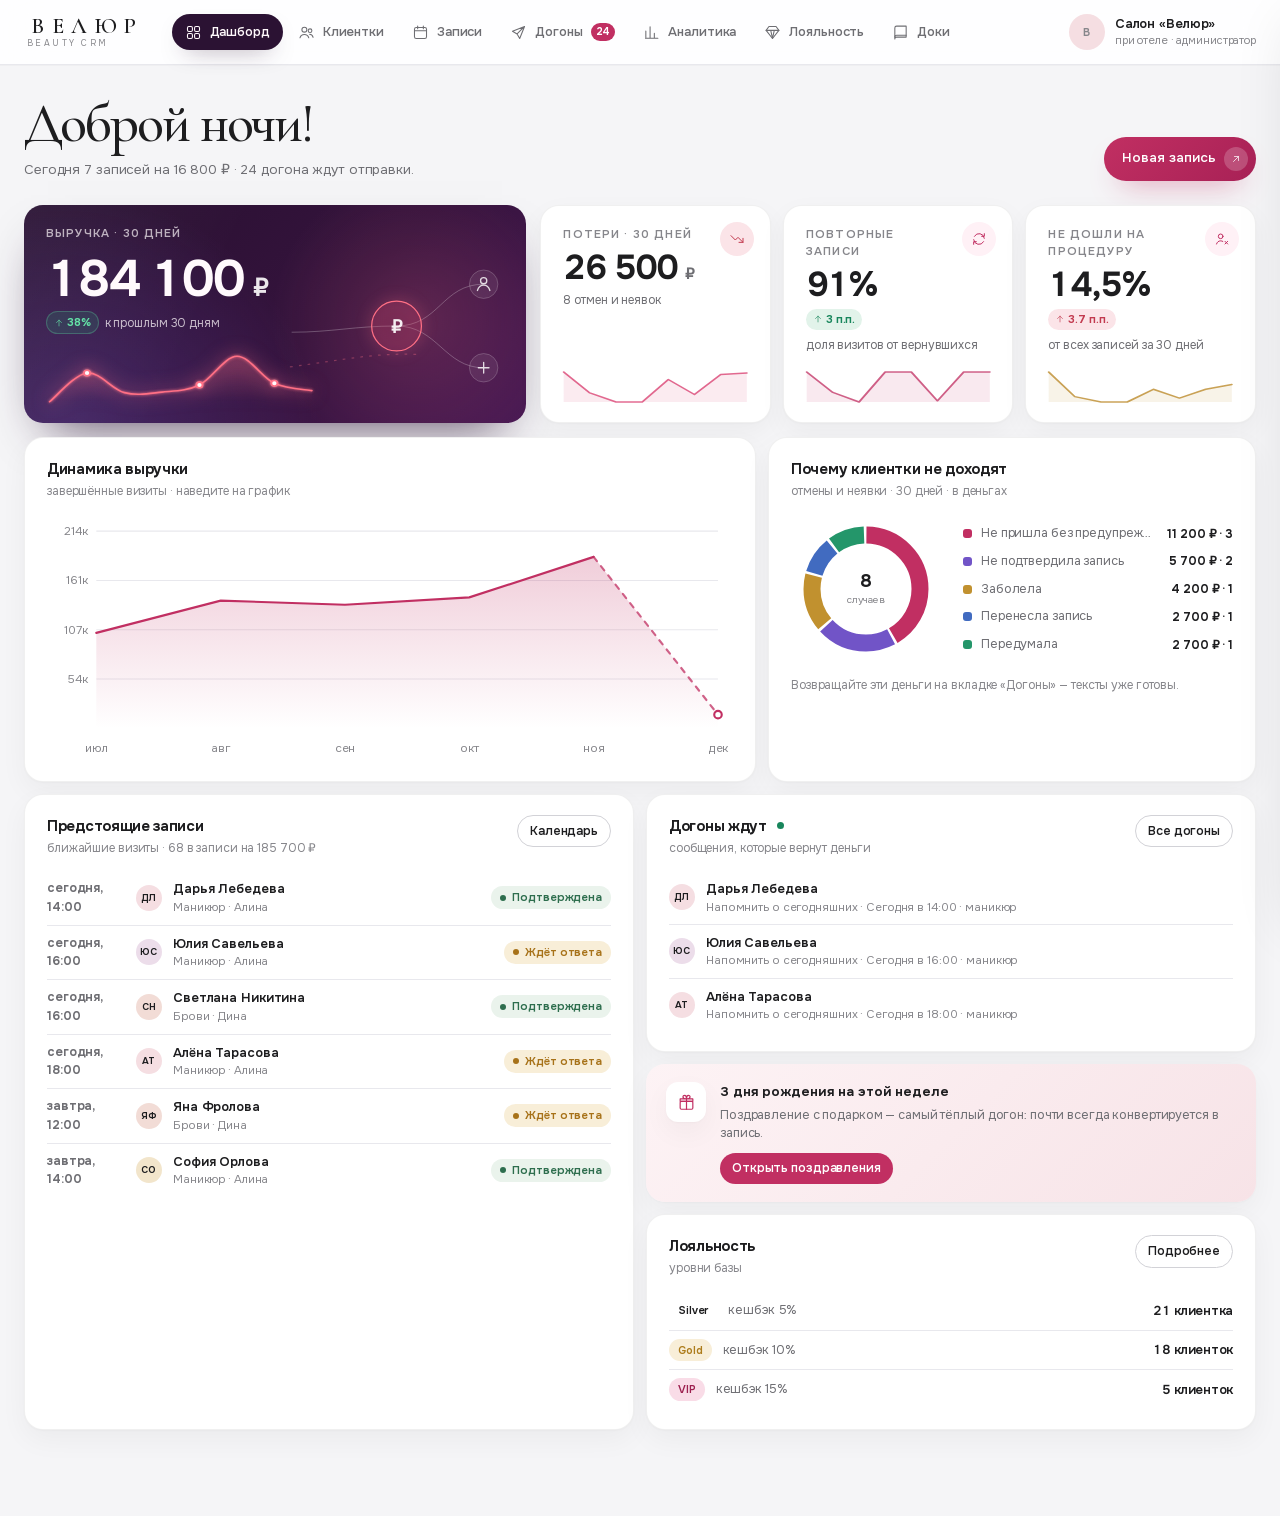
<file: index.html>
<!DOCTYPE html>
<html lang="ru">
<head>
  <meta charset="UTF-8">
  <meta name="viewport" content="width=device-width, initial-scale=1.0, viewport-fit=cover">
  <meta name="theme-color" content="#F7F5FA">
  <title>ВЕЛЮР — CRM для бьюти-мастеров</title>
  <meta name="description" content="ВЕЛЮР — CRM для салонов и бьюти-мастеров: база клиенток, календарь записей, догоны, аналитика денег и потерь, лояльность.">
  <meta property="og:title" content="ВЕЛЮР — CRM для бьюти-мастеров">
  <meta property="og:description" content="База клиенток, календарь, догоны, аналитика потерь и лояльность — в одном светлом интерфейсе.">
  <link rel="icon" href="data:image/svg+xml,%3Csvg xmlns='http://www.w3.org/2000/svg' viewBox='0 0 64 64'%3E%3Crect width='64' height='64' rx='14' fill='%232B1233'/%3E%3Ctext x='32' y='45' font-family='Georgia,serif' font-size='36' fill='%23FFF9FC' text-anchor='middle'%3EВ%3C/text%3E%3C/svg%3E">
  <link rel="stylesheet" href="styles.css?v=20260715-6">
</head>
<body>
  <header class="topbar">
    <div class="topbar-in">
      <a class="brand" href="#/dashboard">
        <span class="brand-word">ВЕЛЮР</span>
        <span class="brand-sub">beauty crm</span>
      </a>

      <nav class="nav" id="top-nav" aria-label="Основная навигация">
        <a class="nav-item" data-route href="#/dashboard">
          <svg viewBox="0 0 24 24" fill="none" stroke="currentColor" stroke-width="1.5" stroke-linecap="round" stroke-linejoin="round"><rect x="3.5" y="3.5" width="7" height="7" rx="2"/><rect x="13.5" y="3.5" width="7" height="7" rx="2"/><rect x="3.5" y="13.5" width="7" height="7" rx="2"/><rect x="13.5" y="13.5" width="7" height="7" rx="2"/></svg>
          <span class="nav-label">Дашборд</span>
        </a>
        <a class="nav-item" data-route href="#/clients">
          <svg viewBox="0 0 24 24" fill="none" stroke="currentColor" stroke-width="1.5" stroke-linecap="round" stroke-linejoin="round"><circle cx="9" cy="8" r="3.5"/><path d="M2.8 19.5c.8-3 3.2-4.7 6.2-4.7s5.4 1.7 6.2 4.7"/><circle cx="17" cy="9.5" r="2.6"/><path d="M16.4 14.6c2.6.2 4.3 1.7 4.9 4.2"/></svg>
          <span class="nav-label">Клиентки</span>
        </a>
        <a class="nav-item" data-route href="#/calendar">
          <svg viewBox="0 0 24 24" fill="none" stroke="currentColor" stroke-width="1.5" stroke-linecap="round" stroke-linejoin="round"><rect x="3.5" y="5" width="17" height="15.5" rx="2.5"/><path d="M3.5 9.5h17M8 2.8v4M16 2.8v4"/></svg>
          <span class="nav-label">Записи</span>
        </a>
        <a class="nav-item" data-route href="#/retention">
          <svg viewBox="0 0 24 24" fill="none" stroke="currentColor" stroke-width="1.5" stroke-linecap="round" stroke-linejoin="round"><path d="M20.5 3.5 10 14M20.5 3.5l-6.8 17-3.7-6.5-6.5-3.7z"/></svg>
          <span class="nav-label">Догоны</span>
          <span class="nav-count" id="ret-count">0</span>
        </a>
        <a class="nav-item" data-route href="#/analytics">
          <svg viewBox="0 0 24 24" fill="none" stroke="currentColor" stroke-width="1.5" stroke-linecap="round" stroke-linejoin="round"><path d="M4 20V10M10 20V4M16 20v-7M21 20H3.5"/></svg>
          <span class="nav-label">Аналитика</span>
        </a>
        <a class="nav-item" data-route href="#/loyalty">
          <svg viewBox="0 0 24 24" fill="none" stroke="currentColor" stroke-width="1.5" stroke-linecap="round" stroke-linejoin="round"><path d="M7 3.5h10l4 5.5-9 11.5L3 9z"/><path d="M3 9h18M9.5 9 12 20.2 14.5 9"/></svg>
          <span class="nav-label">Лояльность</span>
        </a>
        <a class="nav-item" href="docs.html" title="Документация">
          <svg viewBox="0 0 24 24" fill="none" stroke="currentColor" stroke-width="1.5" stroke-linecap="round" stroke-linejoin="round"><path d="M4 5.5A2.5 2.5 0 0 1 6.5 3H20v15.5H6.5A2.5 2.5 0 0 0 4 21z"/><path d="M4 18.5A2.5 2.5 0 0 1 6.5 16H20"/></svg>
          <span class="nav-label">Доки</span>
        </a>
      </nav>

      <div class="profile">
        <span class="ava a0">В</span>
        <div>
          <b>Салон «Велюр»</b>
          <span>при отеле · администратор</span>
        </div>
      </div>
    </div>
  </header>

  <main class="main" id="view"></main>

  <nav class="bottom-nav" id="bottom-nav" aria-label="Основная навигация на мобильных">
    <a class="nav-item" data-route href="#/dashboard">
      <svg viewBox="0 0 24 24" fill="none" stroke="currentColor" stroke-width="1.5" stroke-linecap="round" stroke-linejoin="round"><rect x="3.5" y="3.5" width="7" height="7" rx="2"/><rect x="13.5" y="3.5" width="7" height="7" rx="2"/><rect x="3.5" y="13.5" width="7" height="7" rx="2"/><rect x="13.5" y="13.5" width="7" height="7" rx="2"/></svg>
      Дашборд
    </a>
    <a class="nav-item" data-route href="#/clients">
      <svg viewBox="0 0 24 24" fill="none" stroke="currentColor" stroke-width="1.5" stroke-linecap="round" stroke-linejoin="round"><circle cx="9" cy="8" r="3.5"/><path d="M2.8 19.5c.8-3 3.2-4.7 6.2-4.7s5.4 1.7 6.2 4.7"/><circle cx="17" cy="9.5" r="2.6"/><path d="M16.4 14.6c2.6.2 4.3 1.7 4.9 4.2"/></svg>
      Клиентки
    </a>
    <a class="nav-item" data-route href="#/calendar">
      <svg viewBox="0 0 24 24" fill="none" stroke="currentColor" stroke-width="1.5" stroke-linecap="round" stroke-linejoin="round"><rect x="3.5" y="5" width="17" height="15.5" rx="2.5"/><path d="M3.5 9.5h17M8 2.8v4M16 2.8v4"/></svg>
      Записи
    </a>
    <a class="nav-item" data-route href="#/retention">
      <svg viewBox="0 0 24 24" fill="none" stroke="currentColor" stroke-width="1.5" stroke-linecap="round" stroke-linejoin="round"><path d="M20.5 3.5 10 14M20.5 3.5l-6.8 17-3.7-6.5-6.5-3.7z"/></svg>
      Догоны
      <span class="nav-count" id="ret-count-m">0</span>
    </a>
    <a class="nav-item" data-route href="#/analytics">
      <svg viewBox="0 0 24 24" fill="none" stroke="currentColor" stroke-width="1.5" stroke-linecap="round" stroke-linejoin="round"><path d="M4 20V10M10 20V4M16 20v-7M21 20H3.5"/></svg>
      Аналитика
    </a>
    <a class="nav-item" data-route href="#/loyalty">
      <svg viewBox="0 0 24 24" fill="none" stroke="currentColor" stroke-width="1.5" stroke-linecap="round" stroke-linejoin="round"><path d="M7 3.5h10l4 5.5-9 11.5L3 9z"/><path d="M3 9h18M9.5 9 12 20.2 14.5 9"/></svg>
      Лояльность
    </a>
  </nav>

  <div class="sheet-veil" id="sheet-veil"></div>
  <aside class="sheet" id="sheet" aria-label="Карточка клиентки"></aside>

  <div class="modal-veil" id="modal-veil"></div>
  <div class="toasts" id="toasts"></div>

  <script src="data.js?v=20260715-6"></script>
  <script src="app.js?v=20260715-6"></script>
</body>
</html>
</file>
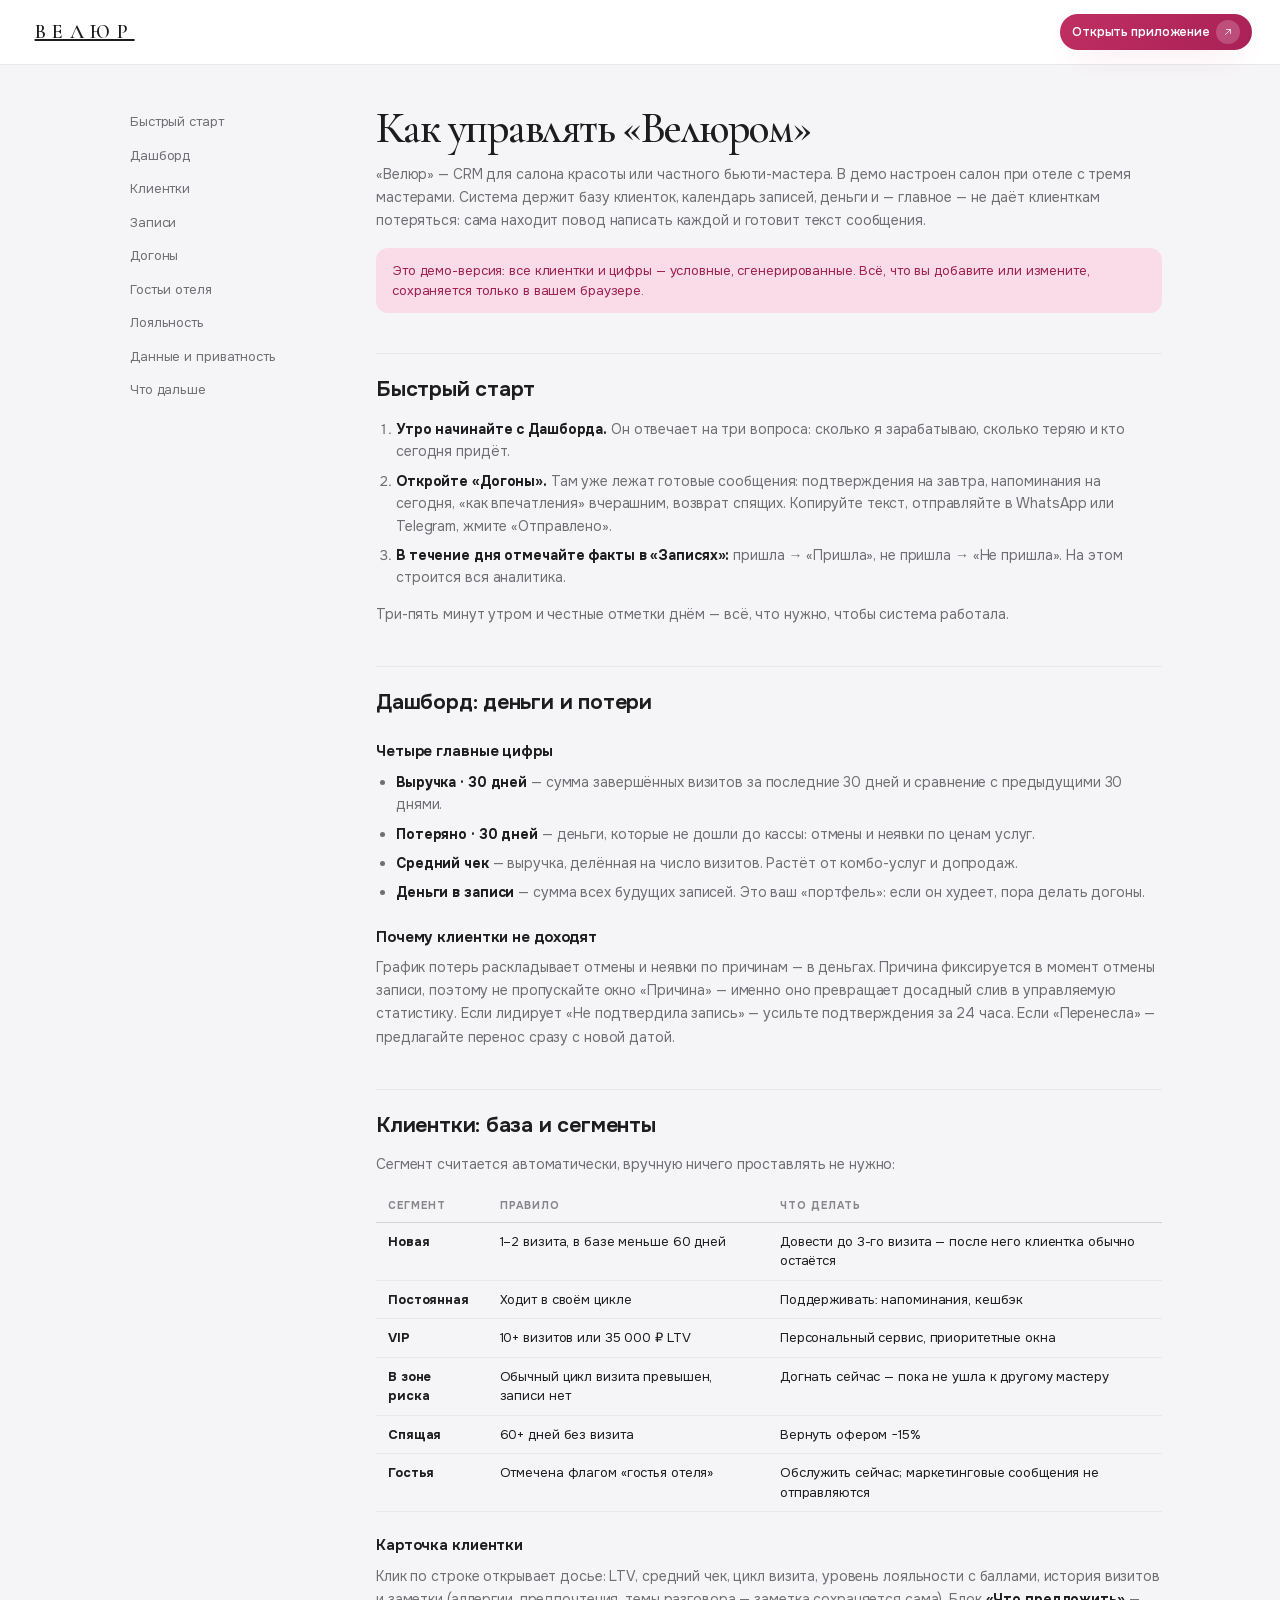
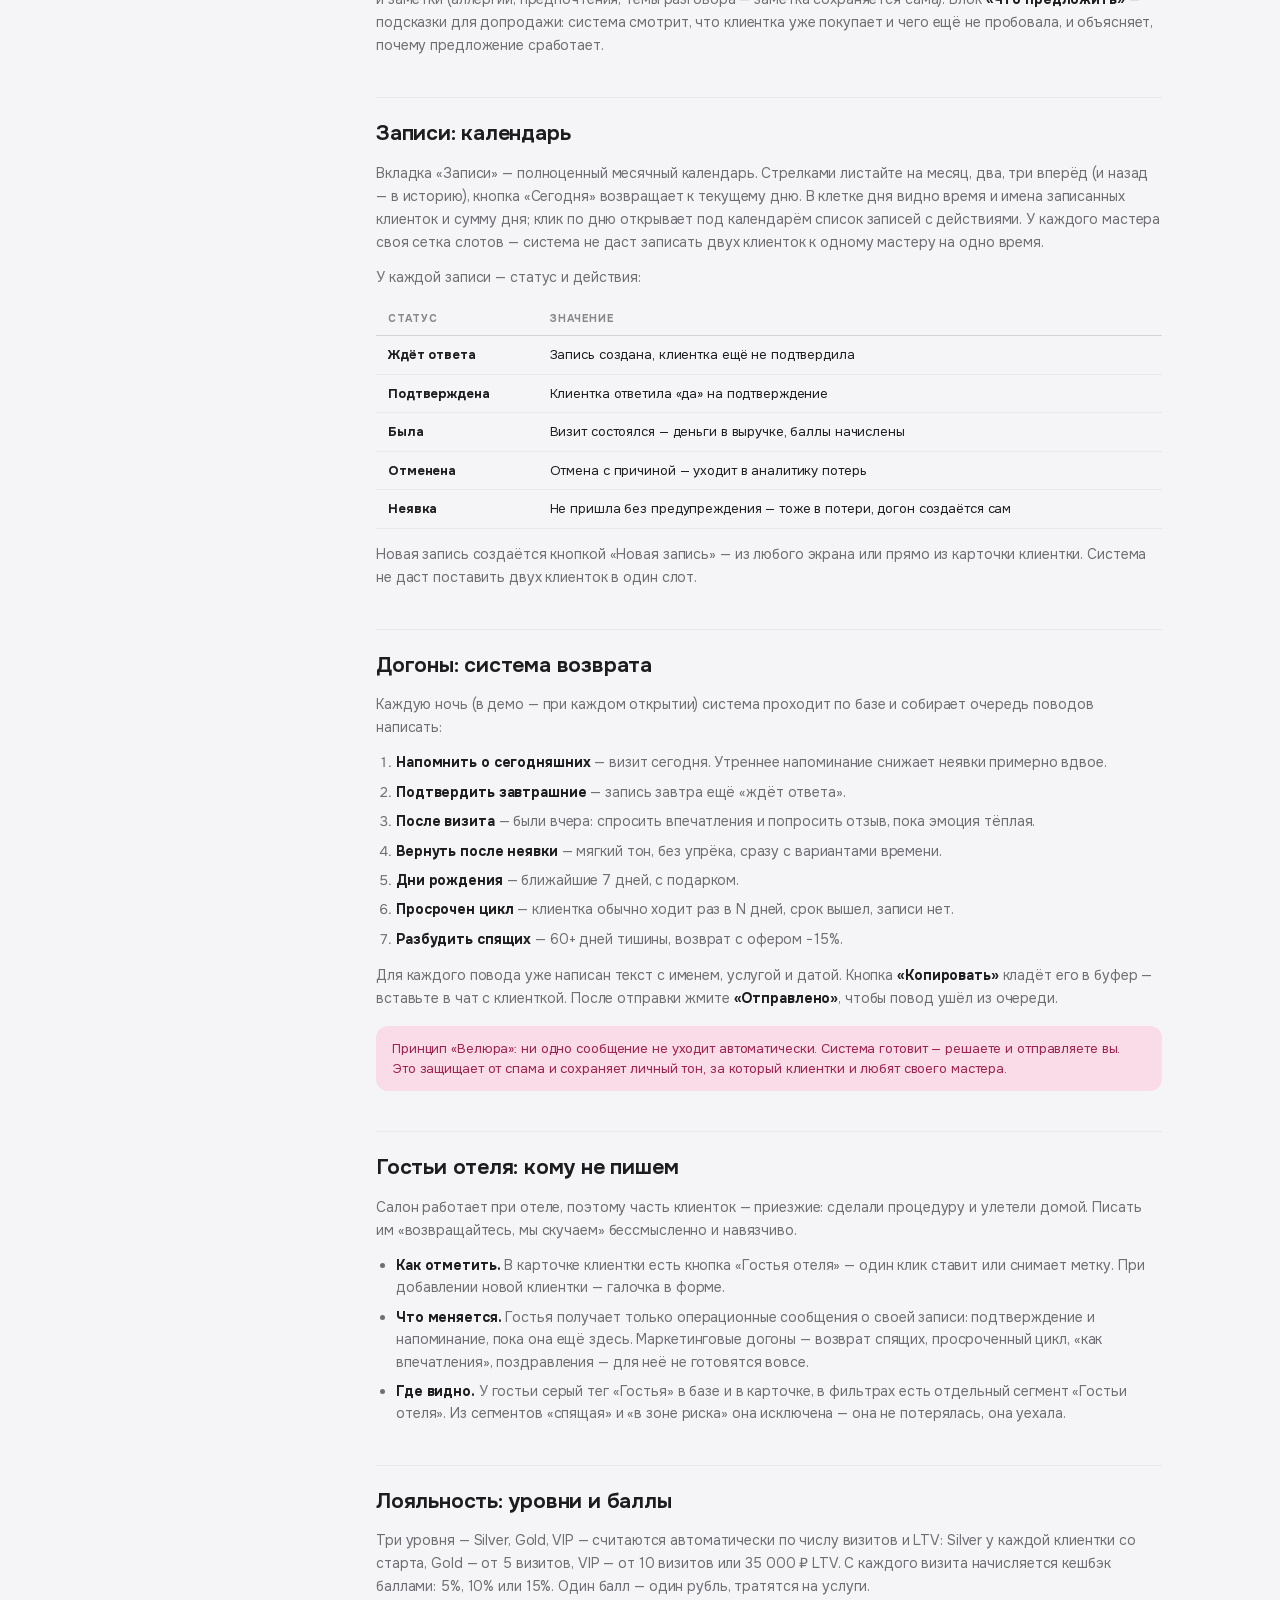
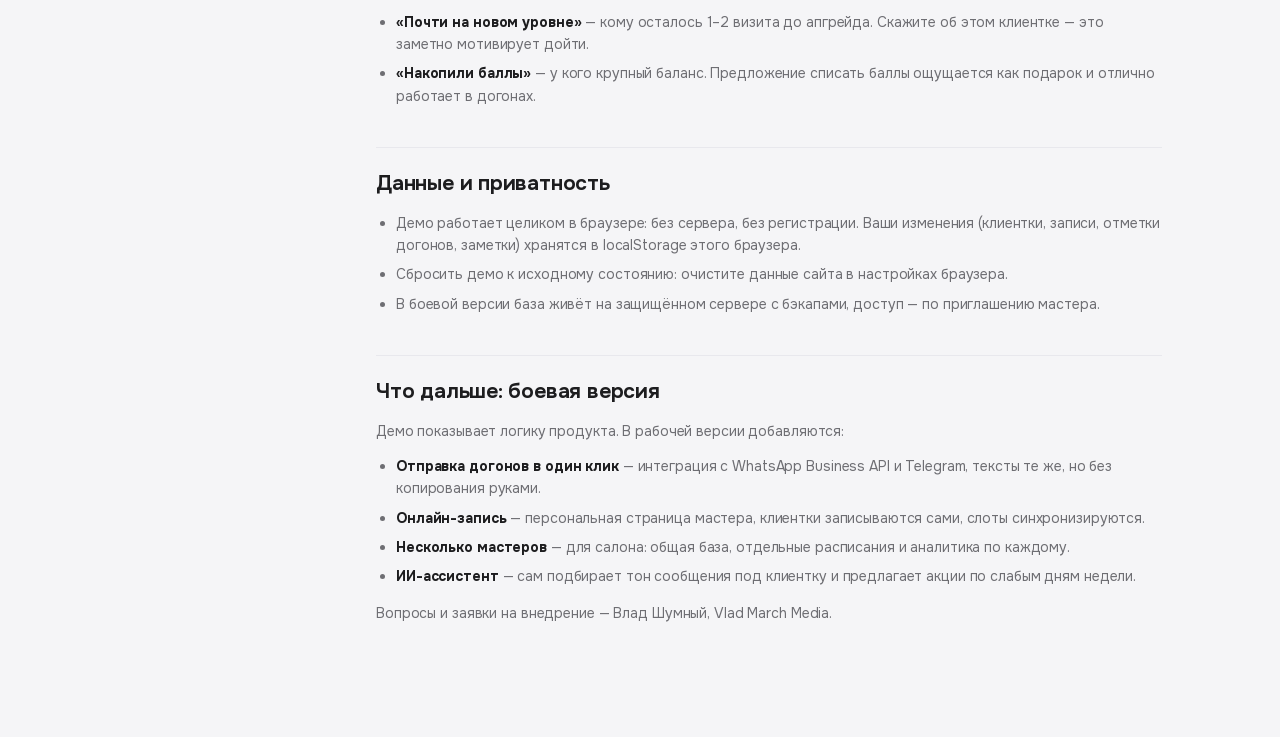
<file: docs.html>
<!DOCTYPE html>
<html lang="ru">
<head>
  <meta charset="UTF-8">
  <meta name="viewport" content="width=device-width, initial-scale=1.0">
  <title>Документация — ВЕЛЮР CRM</title>
  <meta name="description" content="Как управлять CRM «Велюр»: клиентки, записи, догоны, аналитика, лояльность.">
  <link rel="icon" href="data:image/svg+xml,%3Csvg xmlns='http://www.w3.org/2000/svg' viewBox='0 0 64 64'%3E%3Crect width='64' height='64' rx='14' fill='%232B1D12'/%3E%3Ctext x='32' y='45' font-family='Georgia,serif' font-size='36' fill='%23FBF3EA' text-anchor='middle'%3EВ%3C/text%3E%3C/svg%3E">
  <link rel="stylesheet" href="styles.css?v=20260715-6">
</head>
<body>
  <div class="docs-topbar">
    <a class="brand-word" style="font-size:20px;" href="index.html">ВЕЛЮР</a>
    <a class="btn btn-primary btn-sm" href="index.html">Открыть приложение <span class="btn-orb"><svg viewBox="0 0 24 24" fill="none" stroke="currentColor" stroke-width="1.5" stroke-linecap="round" stroke-linejoin="round"><path d="M7 17 17 7M9 7h8v8"/></svg></span></a>
  </div>

  <div class="docs-shell">
    <nav class="docs-toc">
      <a href="#start">Быстрый старт</a>
      <a href="#dashboard">Дашборд</a>
      <a href="#clients">Клиентки</a>
      <a href="#schedule">Записи</a>
      <a href="#retention">Догоны</a>
      <a href="#tourists">Гостьи отеля</a>
      <a href="#loyalty">Лояльность</a>
      <a href="#data">Данные и приватность</a>
      <a href="#next">Что дальше</a>
    </nav>

    <article class="docs-body">
      <h1>Как управлять «Велюром»</h1>
      <p>«Велюр» — CRM для салона красоты или частного бьюти-мастера. В демо настроен салон при отеле с тремя мастерами. Система держит базу клиенток, календарь записей, деньги и — главное — не даёт клиенткам потеряться: сама находит повод написать каждой и готовит текст сообщения.</p>
      <div class="doc-note">Это демо-версия: все клиентки и цифры — условные, сгенерированные. Всё, что вы добавите или измените, сохраняется только в вашем браузере.</div>

      <h2 id="start">Быстрый старт</h2>
      <ol>
        <li><b>Утро начинайте с Дашборда.</b> Он отвечает на три вопроса: сколько я зарабатываю, сколько теряю и кто сегодня придёт.</li>
        <li><b>Откройте «Догоны».</b> Там уже лежат готовые сообщения: подтверждения на завтра, напоминания на сегодня, «как впечатления» вчерашним, возврат спящих. Копируйте текст, отправляйте в WhatsApp или Telegram, жмите «Отправлено».</li>
        <li><b>В течение дня отмечайте факты в «Записях»:</b> пришла → «Пришла», не пришла → «Не пришла». На этом строится вся аналитика.</li>
      </ol>
      <p>Три-пять минут утром и честные отметки днём — всё, что нужно, чтобы система работала.</p>

      <h2 id="dashboard">Дашборд: деньги и потери</h2>
      <h3>Четыре главные цифры</h3>
      <ul>
        <li><b>Выручка · 30 дней</b> — сумма завершённых визитов за последние 30 дней и сравнение с предыдущими 30 днями.</li>
        <li><b>Потеряно · 30 дней</b> — деньги, которые не дошли до кассы: отмены и неявки по ценам услуг.</li>
        <li><b>Средний чек</b> — выручка, делённая на число визитов. Растёт от комбо-услуг и допродаж.</li>
        <li><b>Деньги в записи</b> — сумма всех будущих записей. Это ваш «портфель»: если он худеет, пора делать догоны.</li>
      </ul>
      <h3>Почему клиентки не доходят</h3>
      <p>График потерь раскладывает отмены и неявки по причинам — в деньгах. Причина фиксируется в момент отмены записи, поэтому не пропускайте окно «Причина» — именно оно превращает досадный слив в управляемую статистику. Если лидирует «Не подтвердила запись» — усильте подтверждения за 24 часа. Если «Перенесла» — предлагайте перенос сразу с новой датой.</p>

      <h2 id="clients">Клиентки: база и сегменты</h2>
      <p>Сегмент считается автоматически, вручную ничего проставлять не нужно:</p>
      <table>
        <tr><th>Сегмент</th><th>Правило</th><th>Что делать</th></tr>
        <tr><td><b>Новая</b></td><td>1–2 визита, в базе меньше 60 дней</td><td>Довести до 3-го визита — после него клиентка обычно остаётся</td></tr>
        <tr><td><b>Постоянная</b></td><td>Ходит в своём цикле</td><td>Поддерживать: напоминания, кешбэк</td></tr>
        <tr><td><b>VIP</b></td><td>10+ визитов или 35 000 ₽ LTV</td><td>Персональный сервис, приоритетные окна</td></tr>
        <tr><td><b>В зоне риска</b></td><td>Обычный цикл визита превышен, записи нет</td><td>Догнать сейчас — пока не ушла к другому мастеру</td></tr>
        <tr><td><b>Спящая</b></td><td>60+ дней без визита</td><td>Вернуть офером −15%</td></tr>
        <tr><td><b>Гостья</b></td><td>Отмечена флагом «гостья отеля»</td><td>Обслужить сейчас; маркетинговые сообщения не отправляются</td></tr>
      </table>
      <h3>Карточка клиентки</h3>
      <p>Клик по строке открывает досье: LTV, средний чек, цикл визита, уровень лояльности с баллами, история визитов и заметки (аллергии, предпочтения, темы разговора — заметка сохраняется сама). Блок <b>«Что предложить»</b> — подсказки для допродажи: система смотрит, что клиентка уже покупает и чего ещё не пробовала, и объясняет, почему предложение сработает.</p>

      <h2 id="schedule">Записи: календарь</h2>
      <p>Вкладка «Записи» — полноценный месячный календарь. Стрелками листайте на месяц, два, три вперёд (и назад — в историю), кнопка «Сегодня» возвращает к текущему дню. В клетке дня видно время и имена записанных клиенток и сумму дня; клик по дню открывает под календарём список записей с действиями. У каждого мастера своя сетка слотов — система не даст записать двух клиенток к одному мастеру на одно время.</p>
      <p>У каждой записи — статус и действия:</p>
      <table>
        <tr><th>Статус</th><th>Значение</th></tr>
        <tr><td><b>Ждёт ответа</b></td><td>Запись создана, клиентка ещё не подтвердила</td></tr>
        <tr><td><b>Подтверждена</b></td><td>Клиентка ответила «да» на подтверждение</td></tr>
        <tr><td><b>Была</b></td><td>Визит состоялся — деньги в выручке, баллы начислены</td></tr>
        <tr><td><b>Отменена</b></td><td>Отмена с причиной — уходит в аналитику потерь</td></tr>
        <tr><td><b>Неявка</b></td><td>Не пришла без предупреждения — тоже в потери, догон создаётся сам</td></tr>
      </table>
      <p>Новая запись создаётся кнопкой «Новая запись» — из любого экрана или прямо из карточки клиентки. Система не даст поставить двух клиенток в один слот.</p>

      <h2 id="retention">Догоны: система возврата</h2>
      <p>Каждую ночь (в демо — при каждом открытии) система проходит по базе и собирает очередь поводов написать:</p>
      <ol>
        <li><b>Напомнить о сегодняшних</b> — визит сегодня. Утреннее напоминание снижает неявки примерно вдвое.</li>
        <li><b>Подтвердить завтрашние</b> — запись завтра ещё «ждёт ответа».</li>
        <li><b>После визита</b> — были вчера: спросить впечатления и попросить отзыв, пока эмоция тёплая.</li>
        <li><b>Вернуть после неявки</b> — мягкий тон, без упрёка, сразу с вариантами времени.</li>
        <li><b>Дни рождения</b> — ближайшие 7 дней, с подарком.</li>
        <li><b>Просрочен цикл</b> — клиентка обычно ходит раз в N дней, срок вышел, записи нет.</li>
        <li><b>Разбудить спящих</b> — 60+ дней тишины, возврат с офером −15%.</li>
      </ol>
      <p>Для каждого повода уже написан текст с именем, услугой и датой. Кнопка <b>«Копировать»</b> кладёт его в буфер — вставьте в чат с клиенткой. После отправки жмите <b>«Отправлено»</b>, чтобы повод ушёл из очереди.</p>
      <div class="doc-note">Принцип «Велюра»: ни одно сообщение не уходит автоматически. Система готовит — решаете и отправляете вы. Это защищает от спама и сохраняет личный тон, за который клиентки и любят своего мастера.</div>

      <h2 id="tourists">Гостьи отеля: кому не пишем</h2>
      <p>Салон работает при отеле, поэтому часть клиенток — приезжие: сделали процедуру и улетели домой. Писать им «возвращайтесь, мы скучаем» бессмысленно и навязчиво.</p>
      <ul>
        <li><b>Как отметить.</b> В карточке клиентки есть кнопка «Гостья отеля» — один клик ставит или снимает метку. При добавлении новой клиентки — галочка в форме.</li>
        <li><b>Что меняется.</b> Гостья получает только операционные сообщения о своей записи: подтверждение и напоминание, пока она ещё здесь. Маркетинговые догоны — возврат спящих, просроченный цикл, «как впечатления», поздравления — для неё не готовятся вовсе.</li>
        <li><b>Где видно.</b> У гостьи серый тег «Гостья» в базе и в карточке, в фильтрах есть отдельный сегмент «Гостьи отеля». Из сегментов «спящая» и «в зоне риска» она исключена — она не потерялась, она уехала.</li>
      </ul>

      <h2 id="loyalty">Лояльность: уровни и баллы</h2>
      <p>Три уровня — Silver, Gold, VIP — считаются автоматически по числу визитов и LTV: Silver у каждой клиентки со старта, Gold — от 5 визитов, VIP — от 10 визитов или 35 000 ₽ LTV. С каждого визита начисляется кешбэк баллами: 5%, 10% или 15%. Один балл — один рубль, тратятся на услуги.</p>
      <ul>
        <li><b>«Почти на новом уровне»</b> — кому осталось 1–2 визита до апгрейда. Скажите об этом клиентке — это заметно мотивирует дойти.</li>
        <li><b>«Накопили баллы»</b> — у кого крупный баланс. Предложение списать баллы ощущается как подарок и отлично работает в догонах.</li>
      </ul>

      <h2 id="data">Данные и приватность</h2>
      <ul>
        <li>Демо работает целиком в браузере: без сервера, без регистрации. Ваши изменения (клиентки, записи, отметки догонов, заметки) хранятся в localStorage этого браузера.</li>
        <li>Сбросить демо к исходному состоянию: очистите данные сайта в настройках браузера.</li>
        <li>В боевой версии база живёт на защищённом сервере с бэкапами, доступ — по приглашению мастера.</li>
      </ul>

      <h2 id="next">Что дальше: боевая версия</h2>
      <p>Демо показывает логику продукта. В рабочей версии добавляются:</p>
      <ul>
        <li><b>Отправка догонов в один клик</b> — интеграция с WhatsApp Business API и Telegram, тексты те же, но без копирования руками.</li>
        <li><b>Онлайн-запись</b> — персональная страница мастера, клиентки записываются сами, слоты синхронизируются.</li>
        <li><b>Несколько мастеров</b> — для салона: общая база, отдельные расписания и аналитика по каждому.</li>
        <li><b>ИИ-ассистент</b> — сам подбирает тон сообщения под клиентку и предлагает акции по слабым дням недели.</li>
      </ul>
      <p>Вопросы и заявки на внедрение — Влад Шумный, Vlad March Media.</p>
    </article>
  </div>
</body>
</html>
</file>
<file: styles.css>
/* ВЕЛЮР — дизайн-система v4.
   Светлая premium CRM: нейтральные поверхности, сливовый hero, ягодный акцент,
   Onest (UI) + Cormorant Garamond (display), сетка 8px. */

@import url('assets/fonts/fonts.css');

:root {
  /* Поверхности */
  --bg: #F5F5F7;
  --canvas: #FFFFFF;
  --wash: #FAFAFB;
  --fog: #F0F0F2;
  --ink: #1D1D1F;
  --ink-2: #6E6E73;
  --ink-3: #86868B;
  --hairline: #E8E8ED;
  --hairline-2: #D2D2D7;

  /* Акценты */
  --accent: #C12F62;
  --accent-deep: #9D204F;
  --accent-soft: #F9DCE7;
  --accent-wash: #FFF1F6;
  --plum: #2B1233;
  --plum-2: #4A1B54;
  --coral: #FF7085;
  --violet: #7154C7;
  --gold: #AD7C1C;
  --gold-soft: #F8EED8;
  --silver: #6C7382;
  --silver-soft: #F1F1F4;

  /* Статусы (зарезервированы, не для серий) */
  --good: #18865C;
  --good-soft: #E2F3EA;
  --warn: #A77219;
  --warn-soft: #F8EED8;
  --bad: #C23A4F;
  --bad-soft: #FBE4E8;
  --neutral-soft: #F2F2F4;

  /* Категориальная палитра графиков (валидирована: CVD/контраст) */
  --c1: #C12F62;
  --c2: #7154C7;
  --c3: #C1912F;
  --c4: #416BC0;
  --c5: #24966A;

  /* Тени */
  --shadow-card: 0 1px 2px rgba(0, 0, 0, 0.025), 0 10px 28px rgba(0, 0, 0, 0.045);
  --shadow-float: 0 2px 5px rgba(0, 0, 0, 0.035), 0 24px 56px rgba(0, 0, 0, 0.12);

  /* Радиусы */
  --r-card: 19px;
  --r-input: 12px;
  --r-chip: 999px;

  /* Шрифты */
  --font-ui: 'Onest', 'Inter', -apple-system, sans-serif;
  --font-display: 'Cormorant Garamond', 'Georgia', serif;
  --font-brand: 'Cormorant Garamond', 'Georgia', serif;
  --font-num: 'Onest', 'Inter', -apple-system, sans-serif;

  /* Motion */
  --dur-fast: 140ms;
  --dur-base: 240ms;
  --dur-slow: 520ms;
  --dur-cinematic: 800ms;
  --ease-standard: cubic-bezier(0.32, 0.72, 0, 1);
  --ease-out-soft: cubic-bezier(0.22, 0.61, 0.36, 1);
  --ease-spring: cubic-bezier(0.34, 1.4, 0.44, 1);
}

* { margin: 0; padding: 0; box-sizing: border-box; }
html { -webkit-text-size-adjust: 100%; }
body {
  font-family: var(--font-ui);
  font-size: 14px;
  line-height: 1.5;
  color: var(--ink);
  background: var(--bg);
  -webkit-font-smoothing: antialiased;
  letter-spacing: -0.008em;
}
body.sheet-open, body.modal-open { overflow: hidden; }
button { font: inherit; color: inherit; background: none; border: 0; cursor: pointer; }
input, select, textarea { font: inherit; color: inherit; }
a { color: inherit; }
::selection { background: var(--accent-soft); }
:focus-visible { outline: 2px solid var(--accent); outline-offset: 2px; border-radius: 8px; }
tr:focus-visible { outline-offset: -2px; }

.num { font-family: var(--font-num); font-variant-numeric: tabular-nums; letter-spacing: -0.02em; }

/* ==================== Топбар ==================== */
.topbar {
  position: sticky; top: 0; z-index: 60;
  background: rgba(255, 255, 255, 0.90);
  backdrop-filter: blur(18px);
  border-bottom: 1px solid var(--hairline);
  box-shadow: 0 1px 0 rgba(0, 0, 0, 0.025);
}
.topbar-in {
  max-width: 1440px; margin: 0 auto;
  display: flex; align-items: center; gap: 20px;
  min-height: 64px;
  padding: 9px 24px;
}
.brand { display: flex; flex-direction: column; line-height: 1; margin-right: 8px; text-decoration: none; }
.brand-word {
  font-family: var(--font-brand);
  font-size: 22px; font-weight: 600;
  letter-spacing: 0.33em; text-indent: 0.33em;
}
.brand-sub { font-size: 8.5px; letter-spacing: 0.30em; text-indent: 0.30em; text-transform: uppercase; color: var(--ink-3); margin-top: 3px; }

.nav { display: flex; gap: 2px; flex: 1; }
.nav-item {
  display: flex; align-items: center; gap: 8px;
  padding: 8px 13px;
  border-radius: 999px;
  font-size: 13px; font-weight: 540;
  color: var(--ink-2);
  text-decoration: none;
  position: relative;
  transition: background var(--dur-fast) var(--ease-standard), color var(--dur-fast) var(--ease-standard);
  white-space: nowrap;
}
.nav-item svg { width: 17px; height: 17px; flex: 0 0 auto; }
.nav-item:hover { background: var(--fog); color: var(--ink); }
.topbar .nav-item.active {
  background: var(--plum);
  color: #FFF9FC;
  box-shadow: 0 10px 24px -14px rgba(43, 18, 51, 0.72);
}
.nav-item .nav-count {
  font-size: 10.5px; font-weight: 650;
  min-width: 18px; height: 18px; padding: 0 5px;
  display: inline-flex; align-items: center; justify-content: center;
  border-radius: 999px;
  background: var(--accent); color: #fff;
  position: relative; overflow: hidden;
}
.nav-count::after {
  content: '';
  position: absolute; inset: 0;
  background: linear-gradient(115deg, transparent 30%, rgba(255,255,255,0.5) 50%, transparent 70%);
  transform: translateX(-110%);
  animation: sheen 5.5s var(--ease-standard) infinite;
}
@keyframes sheen { 0%, 62% { transform: translateX(-110%); } 82%, 100% { transform: translateX(110%); } }

.profile { display: flex; align-items: center; gap: 10px; }
.profile .ava { display: inline-flex; align-items: center; justify-content: center; line-height: 1; }
.profile b { display: block; font-size: 13px; font-weight: 600; line-height: 1.2; }
.profile span { display: block; font-size: 11px; color: var(--ink-3); }

/* ==================== Каркас ==================== */
.main { max-width: 1440px; margin: 0 auto; padding: 30px 24px 74px; }
.page-head { display: flex; align-items: flex-end; justify-content: space-between; gap: 18px; margin-bottom: 24px; }
.page-title {
  font-family: var(--font-display);
  font-size: 38px; font-weight: 540; letter-spacing: -0.035em; line-height: 1;
}
.page-kicker {
  font-size: 11px; letter-spacing: 0.16em; text-transform: uppercase;
  color: var(--accent); font-weight: 650;
  margin-bottom: 6px;
}
.page-sub { color: var(--ink-2); margin-top: 9px; font-size: 13.5px; max-width: 64ch; }
.head-actions { display: flex; gap: 10px; align-items: center; flex: 0 0 auto; }

/* ==================== Кнопки ==================== */
.btn {
  display: inline-flex; align-items: center; gap: 8px;
  padding: 9px 16px;
  border-radius: 999px;
  text-decoration: none;
  font-size: 13.5px; font-weight: 550;
  transition: transform var(--dur-fast) var(--ease-standard), background var(--dur-fast) var(--ease-standard),
              border-color var(--dur-fast) var(--ease-standard), box-shadow var(--dur-base) var(--ease-standard);
  white-space: nowrap;
}
.btn > svg { width: 15px; height: 15px; flex: 0 0 auto; }
.btn:active { transform: scale(0.97); }
.btn-primary {
  background: linear-gradient(135deg, var(--accent) 0%, #A82156 100%);
  color: #fff; padding: 10px 8px 10px 18px;
  box-shadow: 0 14px 30px -17px rgba(193, 47, 98, 0.9);
}
.btn-primary:hover { background: linear-gradient(135deg, #D13970, var(--accent-deep)); box-shadow: 0 18px 32px -16px rgba(193, 47, 98, 0.72); }
.btn-primary .btn-orb {
  width: 24px; height: 24px; border-radius: 50%;
  background: rgba(255, 255, 255, 0.2);
  display: inline-flex; align-items: center; justify-content: center;
  transition: transform var(--dur-base) var(--ease-spring), background var(--dur-fast) var(--ease-standard);
}
.btn-primary:hover .btn-orb { transform: translateX(2px) scale(1.06); background: rgba(255, 255, 255, 0.32); }
.btn-orb svg { width: 12px; height: 12px; }
.btn-ghost {
  border: 1px solid var(--hairline-2);
  background: var(--canvas); color: var(--ink);
}
.btn-ghost:hover { border-color: var(--ink-3); background: var(--wash); }
.btn-accent { background: var(--accent); color: #fff; }
.btn-accent:hover { background: var(--accent-deep); }
.btn-sm { padding: 6px 12px; font-size: 12.5px; gap: 6px; }
.btn-icon {
  width: 32px; height: 32px; padding: 0;
  border-radius: 9px; display: inline-flex; align-items: center; justify-content: center;
  color: var(--ink-2);
  transition: background var(--dur-fast) var(--ease-standard), color var(--dur-fast) var(--ease-standard);
}
.btn-icon:hover { background: var(--fog); color: var(--ink); }
.btn-icon svg { width: 16px; height: 16px; }

/* ==================== Карточки / сетки ==================== */
.card {
  background: var(--canvas);
  border: 1px solid rgba(0, 0, 0, 0.06);
  border-radius: var(--r-card);
  box-shadow: var(--shadow-card);
  padding: 20px 22px;
}
.card-title { font-size: 15px; font-weight: 650; letter-spacing: -0.02em; display: flex; align-items: center; gap: 8px; }
.card-hint { font-size: 12px; color: var(--ink-3); margin-top: 2px; }
.card-head { display: flex; align-items: flex-start; justify-content: space-between; gap: 12px; margin-bottom: 14px; }

.grid-stats { display: grid; grid-template-columns: repeat(4, minmax(0, 1fr)); gap: 12px; margin-bottom: 12px; }
.grid-stats.grid-3 { grid-template-columns: repeat(3, minmax(0, 1fr)); }
.grid-2 { display: grid; grid-template-columns: minmax(0, 1.5fr) minmax(0, 1fr); gap: 12px; margin-bottom: 12px; }
.grid-2b { display: grid; grid-template-columns: repeat(2, minmax(0, 1fr)); gap: 12px; margin-bottom: 12px; }
.grid-stats > *, .grid-2 > *, .grid-2b > * { min-width: 0; }

/* Стат-плитки */
.stat { position: relative; }
.stat .stat-ico {
  position: absolute; top: 16px; right: 16px;
  width: 34px; height: 34px; border-radius: 50%;
  background: var(--accent-wash); color: var(--accent);
  display: inline-flex; align-items: center; justify-content: center;
}
.stat .stat-ico svg { width: 16px; height: 16px; }
.stat.money .stat-ico { background: var(--good-soft); color: var(--good); }
.stat.loss .stat-ico { background: var(--bad-soft); color: var(--bad); }
.stat .stat-label { font-size: 11.5px; letter-spacing: 0.1em; text-transform: uppercase; color: var(--ink-3); font-weight: 600; padding-right: 40px; }
.stat .stat-value {
  font-family: var(--font-num);
  font-size: 29px; font-weight: 650; line-height: 1.08;
  margin-top: 8px; letter-spacing: -0.045em;
  font-variant-numeric: tabular-nums lining-nums;
  font-feature-settings: 'tnum' 1, 'lnum' 1;
}
.stat .stat-value small { font-size: 15px; color: var(--ink-2); font-weight: 600; letter-spacing: -0.02em; }
.stat .stat-foot { margin-top: 6px; font-size: 12px; color: var(--ink-2); display: flex; align-items: center; gap: 6px; flex-wrap: wrap; }
.stat .spark { margin-top: 10px; }
.stat .spark svg { display: block; width: 100%; height: 34px; }
.delta { display: inline-flex; align-items: center; gap: 3px; font-weight: 650; font-size: 11.5px; padding: 2px 7px; border-radius: 999px; }
.delta.up { color: var(--good); background: var(--good-soft); }
.delta.down { color: var(--bad); background: var(--bad-soft); }
.delta svg { width: 10px; height: 10px; }

/* Дашборд: один эмоциональный hero и три операционные метрики. */
.route-dashboard .page-kicker { display: none; }
.route-dashboard .page-title { font-size: clamp(46px, 4.4vw, 64px); font-weight: 500; }
.dashboard-kpis {
  display: grid;
  grid-template-columns: minmax(0, 1.65fr) minmax(0, 2.35fr);
  gap: 14px;
  margin-bottom: 14px;
}
.dashboard-kpi-rail { display: grid; grid-template-columns: repeat(3, minmax(0, 1fr)); gap: 12px; min-width: 0; }
.dashboard-kpis > *, .dashboard-kpi-rail > * { min-width: 0; }
.dashboard-kpi-rail .stat { min-height: 218px; overflow: hidden; }
.dashboard-kpi-rail .stat .stat-value {
  font-family: var(--font-num);
  font-size: clamp(34px, 2.7vw, 41px);
  font-weight: 650;
  line-height: 1;
  letter-spacing: -0.055em;
  font-variant-numeric: tabular-nums lining-nums;
}
.dashboard-kpi-rail .stat .spark { position: absolute; left: 20px; right: 20px; bottom: 18px; }
.revenue-hero {
  min-height: 218px;
  overflow: hidden;
  color: #FFF9FC;
  border: 0;
  background:
    radial-gradient(circle at 78% 52%, rgba(255, 112, 133, 0.18), transparent 9rem),
    radial-gradient(circle at 8% 110%, rgba(113, 84, 199, 0.34), transparent 16rem),
    linear-gradient(135deg, #27102F 0%, #35133D 58%, #4B1A54 100%);
  box-shadow: 0 24px 48px -24px rgba(43, 18, 51, 0.82);
}
.revenue-hero::after {
  content: '';
  position: absolute; inset: 0;
  background: linear-gradient(115deg, rgba(255,255,255,0.055), transparent 38%);
  pointer-events: none;
}
.revenue-hero > * { position: relative; z-index: 2; }
.revenue-hero .stat-label { color: rgba(255, 249, 252, 0.68); }
.revenue-hero .stat-value {
  font-family: var(--font-num);
  font-size: clamp(48px, 4vw, 60px);
  font-weight: 650;
  line-height: 1;
  letter-spacing: -0.06em;
  font-variant-numeric: tabular-nums lining-nums;
  margin-top: 12px;
}
.revenue-hero .stat-value small {
  font-family: var(--font-num);
  font-size: 0.46em;
  font-weight: 600;
  letter-spacing: -0.02em;
  color: rgba(255,255,255,0.9);
}
.revenue-hero .stat-foot { color: rgba(255, 249, 252, 0.72); }
.revenue-hero .stat-ico {
  background: rgba(255,255,255,0.08);
  color: rgba(255,255,255,0.88);
  border: 1px solid rgba(255,255,255,0.12);
}
.revenue-hero .spark {
  position: absolute; z-index: 1;
  left: 22px; right: 42%; bottom: 18px;
  filter: drop-shadow(0 0 9px rgba(255, 112, 133, 0.74));
}
.revenue-hero .spark svg { height: 52px; }
.revenue-hero .delta.up { color: #64E3A7; background: rgba(33, 182, 119, 0.16); border: 1px solid rgba(100, 227, 167, 0.28); }
.hero-journey {
  position: absolute; z-index: 1;
  top: 38px; right: 14px; bottom: 14px;
  width: 46%;
  color: rgba(255,255,255,0.76);
  pointer-events: none;
}
.hero-journey svg { width: 100%; height: 100%; overflow: visible; }
.hero-journey .journey-link { fill: none; stroke: rgba(255,255,255,0.26); stroke-width: 1.1; }
.hero-journey .journey-dash { fill: none; stroke: rgba(255,112,133,0.34); stroke-width: 1.4; stroke-dasharray: 3 7; }
.hero-journey .journey-hub { fill: rgba(193,47,98,0.15); stroke: var(--coral); stroke-width: 1.4; filter: drop-shadow(0 0 8px rgba(255,112,133,0.8)); }
.hero-journey .journey-node { fill: rgba(255,255,255,0.07); stroke: rgba(255,255,255,0.22); }
.hero-journey .journey-glyph { fill: none; stroke: rgba(255,255,255,0.82); stroke-width: 1.5; stroke-linecap: round; stroke-linejoin: round; }
.hero-journey text { fill: rgba(255,255,255,0.92); font: 650 20px var(--font-num); }

/* ==================== Чипы, теги, статусы ==================== */
.chips { display: flex; gap: 7px; flex-wrap: wrap; }
.chip {
  padding: 6px 13px;
  border-radius: 999px;
  font-size: 12.5px; font-weight: 500;
  border: 1px solid var(--hairline-2);
  background: var(--canvas); color: var(--ink-2);
  transition: all var(--dur-fast) var(--ease-standard);
}
.chip:hover { border-color: var(--ink-3); color: var(--ink); }
.chip.active { background: var(--accent); color: #fff; border-color: var(--accent); }
.chip b { font-weight: 650; margin-left: 5px; opacity: 0.7; font-size: 11.5px; }

.tag {
  display: inline-flex; align-items: center; gap: 5px;
  font-size: 11px; font-weight: 600;
  padding: 3px 9px; border-radius: 999px;
  white-space: nowrap;
}
.tag.vip { background: var(--accent-soft); color: var(--accent-deep); }
.tag.new { background: var(--good-soft); color: var(--good); }
.tag.sleeping { background: var(--neutral-soft); color: var(--ink-2); }
.tag.risk { background: var(--warn-soft); color: var(--warn); }
.tag.regular { background: var(--fog); color: var(--ink-2); }
.tag.tourist { background: var(--silver-soft); color: var(--silver); }
.tag.gold { background: var(--gold-soft); color: var(--gold); }

.status {
  display: inline-flex; align-items: center; gap: 6px;
  font-size: 11.5px; font-weight: 600;
  padding: 3px 9px; border-radius: 999px;
  white-space: nowrap;
}
.status::before { content: ''; width: 6px; height: 6px; border-radius: 50%; background: currentColor; }
.status.done { color: var(--good); background: var(--good-soft); }
.status.confirmed { color: #2E6E4E; background: #EAF3EC; }
.status.pending { color: var(--warn); background: var(--warn-soft); }
.status.cancelled { color: var(--ink-2); background: var(--neutral-soft); }
.status.no_show { color: var(--bad); background: var(--bad-soft); }

.m-chip {
  display: inline-flex; align-items: center; gap: 4px;
  font-size: 11px; font-weight: 550; color: var(--ink-3);
}
.m-chip::before { content: ''; width: 5px; height: 5px; border-radius: 50%; background: var(--hairline-2); }

/* ==================== Аватары ==================== */
.ava {
  width: 36px; height: 36px; border-radius: 50%;
  display: inline-flex; align-items: center; justify-content: center;
  font-size: 12px; font-weight: 650; letter-spacing: 0.02em;
  color: var(--ink);
  flex: 0 0 auto;
}
.ava.lg { width: 54px; height: 54px; font-size: 17px; }
.ava.sm { width: 26px; height: 26px; font-size: 9.5px; }
.ava.a0 { background: #F5DEE2; } .ava.a1 { background: #ECDDEA; }
.ava.a2 { background: #DCE8DD; } .ava.a3 { background: #F2E5CB; }
.ava.a4 { background: #DDE3F1; } .ava.a5 { background: #F2DCD6; }

/* ==================== Таблица клиенток ==================== */
.client-filters { margin-bottom: 14px; }
.clients-shell { padding: 6px 4px; }
.table-wrap { overflow-x: auto; }
.clients-mobile { display: none; }
table.clients { width: 100%; border-collapse: collapse; }
table.clients th {
  text-align: left; font-size: 10.5px; font-weight: 650;
  letter-spacing: 0.12em; text-transform: uppercase;
  color: var(--ink-3);
  padding: 10px 12px; border-bottom: 1px solid var(--hairline);
  white-space: nowrap;
}
table.clients td { padding: 11px 12px; border-bottom: 1px solid var(--hairline); font-size: 13px; white-space: nowrap; }
table.clients tr:last-child td { border-bottom: 0; }
table.clients tbody tr { cursor: pointer; transition: background var(--dur-fast) var(--ease-standard); }
table.clients tbody tr:hover { background: var(--wash); }
.cell-name { display: flex; align-items: center; gap: 10px; font-weight: 550; }
.cell-name .sub { display: block; font-weight: 400; font-size: 11.5px; color: var(--ink-3); }
td.num { font-family: var(--font-num); font-variant-numeric: tabular-nums; font-size: 12.5px; }
.client-services { font-size: 12px; color: var(--ink-2); }
.client-ltv { font-weight: 650; }
.muted-dash { color: var(--ink-3); }

.client-mobile-row {
  width: 100%; text-align: left;
  background: var(--canvas);
  border: 1px solid rgba(224, 216, 212, 0.78);
  border-radius: 16px;
  box-shadow: var(--shadow-card);
  padding: 13px 14px;
  transition: transform var(--dur-fast) var(--ease-standard), box-shadow var(--dur-fast) var(--ease-standard);
}
.client-mobile-row:active { transform: scale(0.985); }
.client-mobile-top { display: flex; align-items: center; justify-content: space-between; gap: 12px; }
.client-mobile-side { display: flex; align-items: center; gap: 7px; flex: 0 0 auto; }
.client-mobile-side > svg { width: 15px; height: 15px; color: var(--ink-3); }
.client-mobile-metrics {
  display: grid; grid-template-columns: 0.9fr 1.2fr 0.9fr;
  margin-top: 12px; padding-top: 11px;
  border-top: 1px solid var(--hairline);
}
.client-mobile-metrics > span { min-width: 0; padding: 0 10px; border-left: 1px solid var(--hairline); }
.client-mobile-metrics > span:first-child { padding-left: 0; border-left: 0; }
.client-mobile-metrics > span:last-child { padding-right: 0; text-align: right; }
.client-mobile-metrics small { display: block; color: var(--ink-3); font-size: 9.5px; line-height: 1.25; }
.client-mobile-metrics b { display: block; margin-top: 3px; font-size: 11.5px; font-weight: 600; white-space: nowrap; overflow: hidden; text-overflow: ellipsis; }
.client-mobile-service { display: flex; align-items: center; justify-content: space-between; gap: 10px; margin-top: 10px; font-size: 11.5px; color: var(--ink-2); }
.client-mobile-service > span { white-space: nowrap; overflow: hidden; text-overflow: ellipsis; }
.client-mobile-service em { font-style: normal; color: var(--accent-deep); font-size: 10.5px; white-space: nowrap; overflow: hidden; text-overflow: ellipsis; max-width: 48%; }

.searchbox {
  display: flex; align-items: center; gap: 8px;
  background: var(--canvas);
  border: 1px solid var(--hairline-2);
  border-radius: 999px;
  padding: 8px 15px;
  min-width: 250px;
  transition: border-color var(--dur-fast) var(--ease-standard), box-shadow var(--dur-fast) var(--ease-standard);
}
.searchbox:focus-within { border-color: var(--accent); box-shadow: 0 0 0 3px var(--accent-soft); }
.searchbox svg { width: 14px; height: 14px; color: var(--ink-3); flex: 0 0 auto; }
.searchbox input { border: 0; outline: 0; background: none; width: 100%; font-size: 13.5px; }
.searchbox input::placeholder { color: var(--ink-3); }

/* ==================== Календарь ==================== */
.cal-toolbar { display: flex; align-items: center; gap: 12px; margin-bottom: 14px; flex-wrap: wrap; }
.cal-month {
  font-size: 17px; font-weight: 650; letter-spacing: -0.01em;
  min-width: 150px; text-align: center; text-transform: capitalize;
}
.cal-nav { display: flex; align-items: center; gap: 4px; }
.cal-legend { margin-left: auto; display: flex; gap: 14px; font-size: 11.5px; color: var(--ink-3); }
.cal-legend i { width: 8px; height: 8px; border-radius: 3px; display: inline-block; margin-right: 5px; }

.cal-grid { display: grid; grid-template-columns: repeat(7, 1fr); gap: 6px; }
.cal-dow {
  font-size: 10.5px; font-weight: 650; letter-spacing: 0.1em; text-transform: uppercase;
  color: var(--ink-3); text-align: center; padding: 4px 0 8px;
}
.cal-cell {
  background: var(--canvas);
  border-radius: 12px;
  box-shadow: var(--shadow-card);
  min-height: 92px;
  padding: 8px 8px 6px;
  text-align: left;
  display: flex; flex-direction: column; gap: 4px;
  transition: box-shadow var(--dur-fast) var(--ease-standard), transform var(--dur-fast) var(--ease-standard);
  position: relative;
  overflow: hidden;
  cursor: pointer;
}
.cal-cell:hover { box-shadow: var(--shadow-float); transform: translateY(-1px); }
.cal-cell.other { background: transparent; box-shadow: none; opacity: 0.45; }
.cal-cell.other:hover { transform: none; }
.cal-cell.today .cal-num { background: var(--accent); color: #fff; }
.cal-cell.selected { box-shadow: 0 0 0 2px var(--accent), var(--shadow-card); }
.cal-day-select { position: absolute; inset: 0; z-index: 0; width: 100%; border-radius: inherit; }
.cal-num {
  font-family: var(--font-num);
  font-size: 12px; font-weight: 600;
  width: 22px; height: 22px; border-radius: 7px;
  display: inline-flex; align-items: center; justify-content: center;
  position: relative; z-index: 1; pointer-events: none;
}
.cal-evt {
  position: relative; z-index: 2;
  display: block; width: 100%; text-align: left;
  font-size: 10.5px; font-weight: 550;
  background: var(--accent-wash); color: var(--accent-deep);
  border-radius: 6px; padding: 2px 6px;
  white-space: nowrap; overflow: hidden; text-overflow: ellipsis;
  max-width: 100%;
}
.cal-evt:hover { background: var(--accent-soft); color: var(--accent-deep); }
.cal-evt .t { font-family: var(--font-num); font-weight: 650; margin-right: 4px; }
.cal-more { position: relative; z-index: 1; pointer-events: none; font-size: 10px; color: var(--ink-3); font-weight: 600; }
.cal-dots { position: relative; z-index: 1; pointer-events: none; }
.cal-sum { position: relative; z-index: 1; pointer-events: none; margin-top: auto; font-size: 9.5px; color: var(--ink-3); font-family: var(--font-num); }
#day-appointments { scroll-margin-top: 84px; }

/* ==================== Слоты дня ==================== */
.slot-row {
  display: flex; align-items: center; gap: 14px;
  padding: 12px 4px;
  border-bottom: 1px solid var(--hairline);
}
.slot-row:last-child { border-bottom: 0; }
.slot-row[data-act="open-appt"] { cursor: pointer; border-radius: 10px; transition: background var(--dur-fast) var(--ease-standard); }
.slot-row[data-act="open-appt"]:hover { background: var(--wash); }
.slot-time {
  font-family: var(--font-num);
  font-size: 15px; font-weight: 650;
  width: 52px; flex: 0 0 auto;
  font-variant-numeric: tabular-nums;
}
.slot-info { flex: 1; min-width: 0; }
.slot-info b { font-weight: 600; font-size: 13.5px; }
.slot-info span { display: block; font-size: 12px; color: var(--ink-2); margin-top: 1px; }
.slot-price { font-family: var(--font-num); font-weight: 650; font-variant-numeric: tabular-nums; font-size: 13px; }
.slot-actions { display: flex; gap: 6px; }
.slot-row.past { opacity: 0.8; }

/* ==================== Догоны ==================== */
.ret-group { margin-bottom: 24px; }
.ret-group-head { display: flex; align-items: baseline; gap: 10px; margin-bottom: 10px; flex-wrap: wrap; }
.ret-group-head h3 { font-size: 17px; font-weight: 650; letter-spacing: -0.01em; }
.ret-group-head .cnt { font-size: 11.5px; font-weight: 650; color: var(--accent-deep); background: var(--accent-soft); border-radius: 999px; padding: 2px 9px; }
.ret-group-head .why { font-size: 12px; color: var(--ink-3); }
.ret-grid { display: grid; grid-template-columns: 1fr 1fr; gap: 12px; }
.ret-card { display: flex; flex-direction: column; gap: 11px; position: relative; overflow: hidden; }
.ret-card .ret-who { display: flex; align-items: center; gap: 10px; }
.ret-card .ret-who b { font-size: 13.5px; font-weight: 600; display: block; }
.ret-card .ret-who span { font-size: 12px; color: var(--ink-2); display: block; margin-top: 1px; }
.ret-msg {
  background: var(--wash);
  border: 1px dashed var(--hairline-2);
  border-radius: 12px;
  padding: 12px 14px;
  font-size: 13px; line-height: 1.55;
  white-space: pre-line;
}
.ret-foot { display: flex; align-items: center; gap: 8px; }
.ret-foot .spacer { flex: 1; }
.ret-card.sent { opacity: 0.55; }
.sent-mark { display: inline-flex; align-items: center; gap: 6px; color: var(--good); font-size: 12.5px; font-weight: 600; }
.sent-mark svg { width: 14px; height: 14px; }

/* ==================== Лояльность ==================== */
.tier-grid { display: grid; grid-template-columns: repeat(3, 1fr); gap: 12px; margin-bottom: 12px; }
.tier-card { position: relative; overflow: hidden; }
.tier-card .tier-name { font-size: 19px; font-weight: 650; letter-spacing: -0.01em; display: flex; align-items: center; gap: 8px; }
.tier-card .tier-name svg { width: 17px; height: 17px; }
.tier-card .tier-cond { font-size: 12px; color: var(--ink-2); margin-top: 2px; }
.tier-card ul { list-style: none; margin-top: 13px; display: flex; flex-direction: column; gap: 7px; }
.tier-card li { font-size: 12.5px; display: flex; gap: 8px; align-items: flex-start; color: var(--ink-2); }
.tier-card li svg { width: 13px; height: 13px; flex: 0 0 auto; margin-top: 2.5px; }
.tier-card .tier-cb {
  position: absolute; top: 16px; right: 16px;
  font-size: 11.5px; font-weight: 650;
  padding: 3px 10px; border-radius: 999px;
}
.tier-card.silver .tier-name svg, .tier-card.silver li svg { color: var(--silver); }
.tier-card.silver .tier-cb { background: var(--silver-soft); color: var(--silver); }
.tier-card.gold { background: linear-gradient(160deg, #FFFDF6 0%, var(--gold-soft) 130%); }
.tier-card.gold .tier-name svg, .tier-card.gold li svg { color: var(--gold); }
.tier-card.gold .tier-cb { background: var(--gold-soft); color: var(--gold); }
.tier-card.viptier { background: linear-gradient(160deg, #FFF9FA 0%, var(--accent-soft) 140%); }
.tier-card.viptier .tier-name svg, .tier-card.viptier li svg { color: var(--accent); }
.tier-card.viptier .tier-cb { background: var(--accent-soft); color: var(--accent-deep); }

/* Промо-карточка */
.promo {
  background: linear-gradient(135deg, #FDF3F5 0%, #F7E3E7 100%);
  border-radius: var(--r-card);
  box-shadow: var(--shadow-card);
  padding: 18px 20px;
  display: flex; gap: 14px; align-items: flex-start;
}
.promo .promo-ico {
  width: 40px; height: 40px; border-radius: 12px; flex: 0 0 auto;
  background: #fff; color: var(--accent);
  display: inline-flex; align-items: center; justify-content: center;
  box-shadow: var(--shadow-card);
}
.promo .promo-ico svg { width: 19px; height: 19px; }
.promo b { font-size: 13.5px; font-weight: 650; display: block; }
.promo p { font-size: 12.5px; color: var(--ink-2); margin: 3px 0 10px; line-height: 1.5; }

/* ==================== Сайд-панель клиентки ==================== */
.sheet-veil {
  position: fixed; inset: 0; z-index: 90;
  background: rgba(34, 27, 25, 0.28);
  opacity: 0; pointer-events: none;
  transition: opacity var(--dur-base) var(--ease-standard);
}
.sheet-veil.open { opacity: 1; pointer-events: auto; }
.sheet {
  position: fixed; top: 0; right: 0; bottom: 0; z-index: 91;
  width: min(460px, 100vw);
  background: var(--bg);
  box-shadow: var(--shadow-float);
  transform: translateX(103%);
  transition: transform var(--dur-slow) var(--ease-standard);
  overflow-y: auto;
  padding: 24px 24px 40px;
}
.sheet.open { transform: translateX(0); }
.sheet-mobile-bar, .sheet-tabs { display: none; }
.sheet-close { position: absolute; top: 16px; right: 16px; }
.sheet-head { display: flex; gap: 13px; align-items: center; margin-bottom: 6px; padding-right: 40px; }
.sheet-head h2 { font-size: 20px; font-weight: 650; line-height: 1.15; letter-spacing: -0.01em; }
.sheet-contacts { font-size: 12.5px; color: var(--ink-2); margin: 2px 0 0; }
.sheet-tags { display: flex; gap: 6px; margin-top: 7px; flex-wrap: wrap; }
.sheet-actions { display: flex; gap: 8px; margin: 14px 0; flex-wrap: wrap; }
.sheet-section { margin-top: 16px; }
.sheet-section > h4 {
  font-size: 10.5px; font-weight: 650; letter-spacing: 0.15em; text-transform: uppercase;
  color: var(--ink-3); margin-bottom: 9px;
}
.kv-grid { display: grid; grid-template-columns: 1fr 1fr; gap: 9px; }
.kv {
  background: var(--canvas); border-radius: 12px; padding: 11px 13px;
  box-shadow: var(--shadow-card);
}
.kv .k { font-size: 11px; color: var(--ink-3); font-weight: 550; }
.kv .v { font-family: var(--font-num); font-size: 17px; font-weight: 600; margin-top: 3px; font-variant-numeric: tabular-nums; letter-spacing: -0.02em; }
.kv .v small { font-size: 11.5px; color: var(--ink-2); font-family: var(--font-ui); }

.reco {
  display: flex; gap: 10px; align-items: flex-start;
  background: var(--canvas); border-radius: 12px; padding: 12px 14px;
  box-shadow: var(--shadow-card);
  margin-bottom: 8px;
  border-left: 3px solid var(--accent);
}
.reco svg { width: 15px; height: 15px; color: var(--accent); flex: 0 0 auto; margin-top: 2px; }
.reco b { font-size: 13px; font-weight: 600; display: block; }
.reco span { font-size: 12px; color: var(--ink-2); display: block; margin-top: 2px; line-height: 1.5; }

.loyal-box {
  background: linear-gradient(150deg, #FFF9FA, var(--accent-soft));
  border-radius: 14px; padding: 15px;
  box-shadow: var(--shadow-card);
}
.loyal-box .lb-top { display: flex; justify-content: space-between; align-items: baseline; }
.loyal-box .lb-tier { font-size: 16px; font-weight: 650; }
.loyal-box .lb-pts { font-size: 12.5px; font-weight: 650; color: var(--accent-deep); font-family: var(--font-num); }
.progress { height: 6px; border-radius: 999px; background: rgba(34, 27, 25, 0.09); margin: 11px 0 6px; overflow: hidden; }
.progress i {
  display: block; height: 100%; border-radius: 999px;
  background: var(--accent);
  transform-origin: left;
  transform: scaleX(var(--p, 0));
  transition: transform var(--dur-cinematic) var(--ease-standard);
}
.loyal-box .lb-next { font-size: 11.5px; color: var(--ink-2); }

.visit-item { display: flex; gap: 11px; padding: 8px 2px; border-bottom: 1px solid var(--hairline); align-items: center; }
.visit-item:last-child { border-bottom: 0; }
.visit-item .vd { font-size: 12px; color: var(--ink-3); width: 70px; flex: 0 0 auto; font-family: var(--font-num); }
.visit-item .vs { flex: 1; font-size: 12.5px; }
.visit-item .vp { font-weight: 650; font-size: 12.5px; font-family: var(--font-num); }

.note-area {
  width: 100%; min-height: 80px; resize: vertical;
  background: var(--canvas); border: 1px solid var(--hairline-2);
  border-radius: 12px; padding: 11px 13px;
  font-size: 13px; line-height: 1.55;
  outline: none;
  transition: border-color var(--dur-fast) var(--ease-standard);
}
.note-area:focus { border-color: var(--accent); }

/* ==================== Модалки ==================== */
.modal-veil {
  position: fixed; inset: 0; z-index: 95;
  background: rgba(34, 27, 25, 0.32);
  display: flex; align-items: center; justify-content: center;
  padding: 20px;
  opacity: 0; pointer-events: none;
  transition: opacity var(--dur-base) var(--ease-standard);
}
.modal-veil.open { opacity: 1; pointer-events: auto; }
.modal {
  position: relative;
  width: min(440px, 100%);
  background: var(--bg);
  border-radius: 18px;
  box-shadow: var(--shadow-float);
  padding: 24px;
  transform: translateY(14px) scale(0.98);
  transition: transform var(--dur-base) var(--ease-spring);
  max-height: 88dvh; overflow-y: auto;
}
.modal-veil.open .modal { transform: translateY(0) scale(1); }
.modal h3 { font-size: 18px; font-weight: 650; margin-bottom: 14px; letter-spacing: -0.01em; }
.modal-close-x { position: absolute; top: 16px; right: 16px; }
.appt-modal-head { display: flex; align-items: center; gap: 12px; padding-right: 38px; margin-bottom: 18px; }
.appt-modal-person { flex: 1; min-width: 0; }
.appt-modal-kicker { display: block; color: var(--accent); font-size: 10px; font-weight: 650; letter-spacing: 0.14em; text-transform: uppercase; margin-bottom: 2px; }
.appt-modal-head h3 { margin: 0; font-size: 19px; }
.appt-modal-head p { color: var(--ink-3); font-size: 12px; margin-top: 2px; }
.appt-detail-grid { display: grid; grid-template-columns: 1fr 1fr; gap: 9px; }
.appt-detail { background: var(--canvas); border-radius: 12px; padding: 11px 13px; box-shadow: var(--shadow-card); min-width: 0; }
.appt-detail.wide { grid-column: 1 / -1; }
.appt-detail > span, .appt-reason > span { display: block; color: var(--ink-3); font-size: 10.5px; font-weight: 600; margin-bottom: 3px; }
.appt-detail b { display: block; font-size: 13.5px; font-weight: 650; overflow-wrap: anywhere; }
.appt-detail small { display: block; color: var(--ink-3); font-size: 11px; margin-top: 2px; }
.appt-reason { margin-top: 10px; padding: 11px 13px; border-radius: 12px; background: var(--accent-wash); }
.appt-reason p { color: var(--ink-2); font-size: 12.5px; line-height: 1.5; }
.appt-modal-foot { flex-wrap: wrap; }
.appt-modal-spacer { flex: 1; }
.field { margin-bottom: 12px; }
.field label { display: block; font-size: 11.5px; font-weight: 600; color: var(--ink-2); margin-bottom: 5px; letter-spacing: 0.03em; }
.field input, .field select, .field textarea {
  width: 100%;
  background: var(--canvas);
  border: 1px solid var(--hairline-2);
  border-radius: var(--r-input);
  padding: 9px 12px;
  font-size: 13.5px;
  outline: none;
  transition: border-color var(--dur-fast) var(--ease-standard), box-shadow var(--dur-fast) var(--ease-standard);
}
.field input:focus, .field select:focus, .field textarea:focus {
  border-color: var(--accent);
  box-shadow: 0 0 0 3px var(--accent-soft);
}
.field-row { display: grid; grid-template-columns: 1fr 1fr; gap: 10px; }
.field-check { display: flex; align-items: center; gap: 9px; font-size: 13px; color: var(--ink-2); cursor: pointer; }
.field-check input { width: auto; accent-color: var(--accent); }
.modal-foot { display: flex; gap: 10px; justify-content: flex-end; margin-top: 18px; }

/* ==================== Тосты ==================== */
.toasts { position: fixed; bottom: 22px; left: 50%; transform: translateX(-50%); z-index: 120; display: flex; flex-direction: column; gap: 8px; align-items: center; }
.toast {
  background: var(--ink); color: #FBF5F3;
  font-size: 13px; font-weight: 500;
  padding: 10px 18px; border-radius: 999px;
  box-shadow: var(--shadow-float);
  display: flex; align-items: center; gap: 8px;
  animation: toast-in var(--dur-base) var(--ease-spring);
  max-width: min(90vw, 560px);
}
.toast svg { width: 14px; height: 14px; color: #8FD4AC; flex: 0 0 auto; }
@keyframes toast-in { from { opacity: 0; transform: translateY(12px) scale(0.96); } }
.toast.out { opacity: 0; transform: translateY(8px); transition: all var(--dur-base) var(--ease-standard); }

/* ==================== Графики ==================== */
.chart-box { position: relative; min-width: 0; }
.chart-box svg { display: block; width: 100%; height: auto; }
.chart-tip {
  position: absolute; z-index: 5;
  background: var(--ink); color: #FBF5F3;
  font-size: 12px; line-height: 1.45;
  padding: 7px 11px; border-radius: 9px;
  pointer-events: none;
  opacity: 0;
  transform: translate(-50%, -108%);
  transition: opacity var(--dur-fast) var(--ease-standard);
  white-space: nowrap;
}
.chart-tip b { font-weight: 650; font-family: var(--font-num); }
.chart-tip .tip-sub { color: rgba(251, 245, 243, 0.65); }
.axis-label { font-size: 11px; fill: var(--ink-3); font-family: var(--font-ui); }
.grid-line { stroke: var(--hairline); stroke-width: 1; }
.chart-draw path.line-main {
  stroke-dasharray: var(--len, 1200);
  stroke-dashoffset: var(--len, 1200);
  animation: draw var(--dur-cinematic) var(--ease-out-soft) 180ms forwards;
}
@keyframes draw { to { stroke-dashoffset: 0; } }
.bar-anim { transform-origin: left center; animation: growx var(--dur-slow) var(--ease-standard) backwards; }
@keyframes growx { from { transform: scaleX(0); } }
.donut-seg { transform-origin: center; animation: donut-in var(--dur-cinematic) var(--ease-out-soft) backwards; }
@keyframes donut-in { from { opacity: 0; transform: scale(0.92) rotate(-4deg); } }

.donut-wrap { display: flex; align-items: center; gap: 22px; }
.donut-wrap svg { flex: 0 0 auto; }
.donut-center-val { font-family: var(--font-num); font-size: 19px; font-weight: 650; fill: var(--ink); letter-spacing: -0.02em; }
.donut-center-sub { font-size: 10px; fill: var(--ink-3); font-family: var(--font-ui); }
.legend { display: flex; flex-direction: column; gap: 9px; min-width: 0; flex: 1; }
.legend .lg-row { display: flex; align-items: center; gap: 9px; font-size: 12.5px; color: var(--ink-2); }
.legend .lg-row i { width: 9px; height: 9px; border-radius: 3px; flex: 0 0 auto; }
.legend .lg-row .lg-label { flex: 1; min-width: 0; overflow: hidden; text-overflow: ellipsis; white-space: nowrap; }
.legend .lg-row .lg-val { font-family: var(--font-num); font-weight: 650; color: var(--ink); font-size: 12px; white-space: nowrap; }

/* Горизонтальные бары */
.hb-row { display: grid; grid-template-columns: 140px 1fr 105px; gap: 12px; align-items: center; padding: 7px 0; }
.hb-label { font-size: 12.5px; color: var(--ink-2); white-space: nowrap; overflow: hidden; text-overflow: ellipsis; }
.hb-track { height: 13px; border-radius: 4px; background: var(--fog); overflow: hidden; }
.hb-fill { height: 100%; border-radius: 4px; }
.hb-val { text-align: right; font-size: 12px; font-weight: 650; font-family: var(--font-num); font-variant-numeric: tabular-nums; white-space: nowrap; }

/* Ряд «предстоящая запись» */
.up-row { display: flex; align-items: center; gap: 11px; padding: 8px 0; border-bottom: 1px solid var(--hairline); }
.up-row:last-child { border-bottom: 0; }
.up-row .up-t { font-family: var(--font-num); font-size: 12.5px; font-weight: 650; width: 78px; flex: 0 0 auto; color: var(--ink-2); }
.up-row b { font-size: 13px; font-weight: 600; display: block; }
.up-row .up-svc { font-size: 11.5px; color: var(--ink-3); display: block; }
.up-row .up-main { flex: 1; min-width: 0; }

/* ==================== Появление ==================== */
.reveal { opacity: 0; transform: translateY(14px); }
.reveal.in {
  opacity: 1; transform: translateY(0);
  transition: opacity var(--dur-slow) var(--ease-out-soft), transform var(--dur-slow) var(--ease-out-soft);
  transition-delay: var(--d, 0ms);
}
.live-dot {
  width: 7px; height: 7px; border-radius: 50%;
  background: var(--good);
  display: inline-block;
  box-shadow: 0 0 0 0 rgba(27, 138, 90, 0.4);
  animation: pulse 2.6s var(--ease-standard) infinite;
}
@keyframes pulse {
  0% { box-shadow: 0 0 0 0 rgba(27, 138, 90, 0.38); }
  60% { box-shadow: 0 0 0 8px rgba(27, 138, 90, 0); }
  100% { box-shadow: 0 0 0 0 rgba(27, 138, 90, 0); }
}

.empty { text-align: center; padding: 40px 20px; color: var(--ink-3); font-size: 13px; }
.empty .empty-orn { font-family: var(--font-brand); font-size: 32px; color: var(--hairline-2); display: block; margin-bottom: 8px; }

/* ==================== Docs ==================== */
.docs-shell { display: flex; max-width: 1100px; margin: 0 auto; gap: 48px; padding: 40px 28px 100px; }
.docs-toc { width: 210px; flex: 0 0 auto; position: sticky; top: 80px; align-self: flex-start; }
.docs-toc a {
  display: block; padding: 7px 12px; border-radius: 9px;
  font-size: 13px; color: var(--ink-2); text-decoration: none;
  transition: all var(--dur-fast) var(--ease-standard);
}
.docs-toc a:hover { background: var(--fog); color: var(--ink); }
.docs-body { flex: 1; min-width: 0; }
.docs-body h1 { font-family: var(--font-display); font-size: 44px; font-weight: 540; letter-spacing: -0.035em; line-height: 1.05; margin-bottom: 12px; }
.docs-body h2 {
  font-size: 21px; font-weight: 650; letter-spacing: -0.01em;
  margin: 40px 0 12px; padding-top: 20px;
  border-top: 1px solid var(--hairline);
}
.docs-body h3 { font-size: 15px; font-weight: 650; margin: 22px 0 8px; }
.docs-body p { margin-bottom: 12px; color: var(--ink-2); font-size: 14px; line-height: 1.65; }
.docs-body ul, .docs-body ol { margin: 0 0 14px 20px; }
.docs-body li { margin-bottom: 7px; color: var(--ink-2); line-height: 1.6; }
.docs-body li b, .docs-body p b { color: var(--ink); }
.docs-body .doc-note {
  background: var(--accent-soft); border-radius: 12px; padding: 13px 16px;
  font-size: 13px; color: var(--accent-deep);
  margin: 16px 0;
}
.docs-body table { width: 100%; border-collapse: collapse; margin: 14px 0; font-size: 13px; }
.docs-body th { text-align: left; font-size: 10.5px; text-transform: uppercase; letter-spacing: 0.1em; color: var(--ink-3); padding: 8px 12px; border-bottom: 1px solid var(--hairline-2); }
.docs-body td { padding: 9px 12px; border-bottom: 1px solid var(--hairline); vertical-align: top; }
.docs-topbar {
  display: flex; align-items: center; justify-content: space-between;
  padding: 14px 28px; border-bottom: 1px solid var(--hairline);
  position: sticky; top: 0; background: rgba(255, 255, 255, 0.92);
  backdrop-filter: blur(12px); z-index: 10;
}

/* ==================== Адаптив ==================== */
@media (max-width: 1180px) {
  .grid-stats { grid-template-columns: repeat(2, minmax(0, 1fr)); }
  .dashboard-kpis { grid-template-columns: minmax(0, 1fr); }
  .dashboard-kpi-rail { grid-template-columns: repeat(3, minmax(0, 1fr)); }
  .grid-2, .grid-2b { grid-template-columns: minmax(0, 1fr); }
  .ret-grid { grid-template-columns: 1fr; }
  .tier-grid { grid-template-columns: 1fr; }
  .nav-item span.nav-label { display: none; }
}
@media (max-width: 900px) {
  .topbar-in { min-height: 58px; padding: 8px 14px; gap: 12px; justify-content: space-between; }
  .brand { margin-right: 0; }
  .brand-word { font-size: 19px; }
  .brand-sub { font-size: 7.5px; }
  .profile { gap: 8px; min-width: 0; }
  .profile .ava { width: 32px; height: 32px; font-size: 10px; }
  .profile b { font-size: 11.5px; max-width: 150px; white-space: nowrap; overflow: hidden; text-overflow: ellipsis; }
  .profile span { display: none; }
  .topbar .nav { display: none; }
  .bottom-nav {
    position: fixed; bottom: 0; left: 0; right: 0; z-index: 80;
    display: flex; justify-content: space-around;
    padding: 6px 6px calc(6px + env(safe-area-inset-bottom));
    border-top: 1px solid var(--hairline);
    background: rgba(255, 255, 255, 0.94);
    backdrop-filter: blur(18px);
    box-shadow: 0 -12px 32px -26px rgba(0, 0, 0, 0.22);
  }
  .bottom-nav .nav-item { flex-direction: column; gap: 3px; font-size: 9.5px; padding: 5px 7px; border-radius: 10px; }
  .bottom-nav .nav-item.active { background: var(--accent-wash); color: var(--accent); }
  .bottom-nav .nav-item .nav-count { position: absolute; top: 0; right: 2px; min-width: 15px; height: 15px; font-size: 9px; }
  .main { padding: 20px 14px 100px; }
  .page-title { font-size: 32px; }
  .page-head { flex-direction: column; align-items: flex-start; margin-bottom: 16px; }
  .head-actions { width: 100%; }
  .head-actions .searchbox { flex: 1; }
  .card { padding: 16px; }
  .grid-stats, .grid-stats.grid-3 { grid-template-columns: repeat(2, minmax(0, 1fr)); gap: 10px; }
  .stat .stat-value { font-size: 21px; }
  .stat .stat-ico { width: 28px; height: 28px; top: 13px; right: 13px; }
  .route-dashboard .page-head {
    display: grid;
    grid-template-columns: minmax(0, 1fr) auto;
    align-items: center;
    gap: 10px;
    margin-bottom: 20px;
  }
  .route-dashboard .page-title { font-size: clamp(38px, 10.5vw, 48px); line-height: 0.96; }
  .route-dashboard .page-sub { max-width: 225px; font-size: 12.2px; line-height: 1.45; }
  .route-dashboard .head-actions { width: auto; }
  .route-dashboard .btn-primary { font-size: 12px; padding: 9px 7px 9px 14px; }
  .dashboard-kpis { gap: 10px; margin-bottom: 10px; }
  .revenue-hero { min-height: 254px; padding: 20px; }
  .revenue-hero .stat-value { font-size: clamp(46px, 13vw, 56px); }
  .revenue-hero .spark { left: 20px; right: 36%; bottom: 17px; }
  .revenue-hero .spark svg { height: 62px; }
  .hero-journey { width: 47%; right: 8px; top: 68px; }
  .dashboard-kpi-rail { gap: 8px; }
  .dashboard-kpi-rail .stat { min-height: 210px; padding: 14px 12px; }
  .dashboard-kpi-rail .stat .stat-label { font-size: 9.5px; line-height: 1.25; padding-right: 25px; }
  .dashboard-kpi-rail .stat .stat-value { font-size: clamp(20px, 5.6vw, 34px); margin-top: 12px; white-space: nowrap; }
  .dashboard-kpi-rail .stat .stat-value small { font-size: 12px; }
  .dashboard-kpi-rail .stat .stat-foot { font-size: 9.8px; line-height: 1.35; }
  .dashboard-kpi-rail .stat .stat-ico { width: 24px; height: 24px; top: 10px; right: 10px; }
  .dashboard-kpi-rail .stat .stat-ico svg { width: 13px; height: 13px; }
  .dashboard-kpi-rail .stat .spark { left: 12px; right: 12px; bottom: 13px; }
  .searchbox { min-width: 0; width: 100%; }
  .client-filters {
    flex-wrap: nowrap; overflow-x: auto;
    margin: 0 -14px 13px; padding: 0 14px 5px;
    scrollbar-width: none;
    -webkit-overflow-scrolling: touch;
  }
  .client-filters::-webkit-scrollbar { display: none; }
  .client-filters .chip { flex: 0 0 auto; }
  .clients-shell { padding: 0; border: 0; background: transparent; box-shadow: none; }
  .clients-desktop { display: none; }
  .clients-mobile { display: flex; flex-direction: column; gap: 10px; }
  .slot-row { flex-wrap: wrap; row-gap: 9px; }
  .slot-info { flex: 1 1 45%; }
  .slot-actions { flex-basis: 100%; flex-wrap: wrap; justify-content: flex-end; }
  .hb-row { grid-template-columns: 1fr auto; grid-template-areas: 'label val' 'track track'; row-gap: 5px; }
  .hb-label { grid-area: label; }
  .hb-val { grid-area: val; }
  .hb-track { grid-area: track; }
  .axis-label { font-size: 17px; }
  .donut-wrap { flex-direction: column; align-items: stretch; gap: 14px; }
  .donut-wrap svg { margin: 0 auto; }
  /* Календарь на мобиле: только точки */
  .cal-grid { gap: 3px; }
  .cal-cell { min-height: 52px; padding: 5px; border-radius: 9px; }
  .cal-evt, .cal-sum { display: none; }
  .cal-more { display: none; }
  .cal-dots { display: flex; gap: 3px; flex-wrap: wrap; }
  .cal-dots i { width: 5px; height: 5px; border-radius: 50%; background: var(--accent); display: block; }
  .cal-legend { display: none; }
  .sheet-veil { background: transparent; }
  .sheet {
    width: 100%;
    padding: 0 16px calc(34px + env(safe-area-inset-bottom));
    background: var(--bg);
    scroll-padding-top: 116px;
  }
  .sheet > .sheet-close { display: none; }
  .sheet-mobile-bar {
    position: sticky; top: 0; z-index: 5;
    display: grid; grid-template-columns: 32px 1fr 32px; align-items: center;
    margin: 0 -16px 18px;
    padding: calc(10px + env(safe-area-inset-top)) 16px 10px;
    background: rgba(255, 255, 255, 0.92);
    border-bottom: 1px solid var(--hairline);
    backdrop-filter: blur(14px);
  }
  .sheet-mobile-bar strong { text-align: center; font-size: 13px; font-weight: 650; }
  .sheet-head { flex-direction: column; text-align: center; padding: 0; scroll-margin-top: 116px; }
  .sheet-head .ava.lg { width: 72px; height: 72px; font-size: 20px; }
  .sheet-tags { justify-content: center; }
  .sheet-actions { display: grid; grid-template-columns: 1fr 1fr; gap: 8px; }
  .sheet-actions .btn { justify-content: center; }
  .sheet-actions .btn-primary { grid-column: 1 / -1; }
  .sheet-tabs {
    position: sticky; top: calc(53px + env(safe-area-inset-top)); z-index: 4;
    display: grid; grid-template-columns: repeat(3, 1fr);
    margin: 14px 0 4px; padding: 4px;
    background: rgba(239, 239, 244, 0.94);
    border: 1px solid var(--hairline);
    border-radius: 12px;
    backdrop-filter: blur(12px);
  }
  .sheet-tabs button {
    border-radius: 9px; padding: 8px 5px;
    font-size: 11.5px; font-weight: 550; color: var(--ink-3);
    transition: background var(--dur-fast) var(--ease-standard), color var(--dur-fast) var(--ease-standard), box-shadow var(--dur-fast) var(--ease-standard);
  }
  .sheet-tabs button.active { background: var(--canvas); color: var(--accent); box-shadow: var(--shadow-card); }
  .sheet-section { scroll-margin-top: 116px; }
  .visit-item { gap: 8px; }
  .visit-item .vd { width: 62px; font-size: 11px; }
  .visit-item .vs, .visit-item .vp { font-size: 11.5px; }
  .modal-veil { align-items: flex-end; padding: 0; }
  .modal {
    width: 100%; max-height: 92dvh;
    border-radius: 22px 22px 0 0;
    padding: 22px 16px calc(22px + env(safe-area-inset-bottom));
  }
  .docs-shell { flex-direction: column; gap: 20px; }
  .docs-toc { position: static; width: 100%; display: flex; flex-wrap: wrap; gap: 2px; }
}
@media (max-width: 380px) {
  .main { padding-left: 12px; padding-right: 12px; }
  .route-dashboard .page-head { grid-template-columns: minmax(0, 1fr); }
  .route-dashboard .page-sub { max-width: none; }
  .route-dashboard .head-actions { width: 100%; }
  .route-dashboard .btn-primary { width: 100%; justify-content: center; }
  .dashboard-kpi-rail {
    grid-template-columns: repeat(3, 158px);
    overflow-x: auto;
    margin: 0 -12px;
    padding: 0 12px 5px;
    scrollbar-width: none;
    -webkit-overflow-scrolling: touch;
  }
  .dashboard-kpi-rail::-webkit-scrollbar { display: none; }
  .client-filters { margin-left: -12px; margin-right: -12px; padding-left: 12px; padding-right: 12px; }
  .bottom-nav .nav-item { padding-left: 4px; padding-right: 4px; font-size: 9px; }
  .profile b { max-width: 125px; }
  .client-mobile-row { padding: 12px; }
  .client-mobile-metrics > span { padding-left: 7px; padding-right: 7px; }
  .client-mobile-service em { display: none; }
}
@media (min-width: 901px) {
  .bottom-nav { display: none; }
  .cal-dots { display: none; }
}

/* ==================== Reduced motion ==================== */
@media (prefers-reduced-motion: reduce) {
  *, *::before, *::after {
    animation-duration: 0.01ms !important;
    animation-iteration-count: 1 !important;
    transition-duration: 0.01ms !important;
  }
  .reveal { opacity: 1; transform: none; }
  .chart-draw path.line-main { stroke-dashoffset: 0; }
}
</file>
